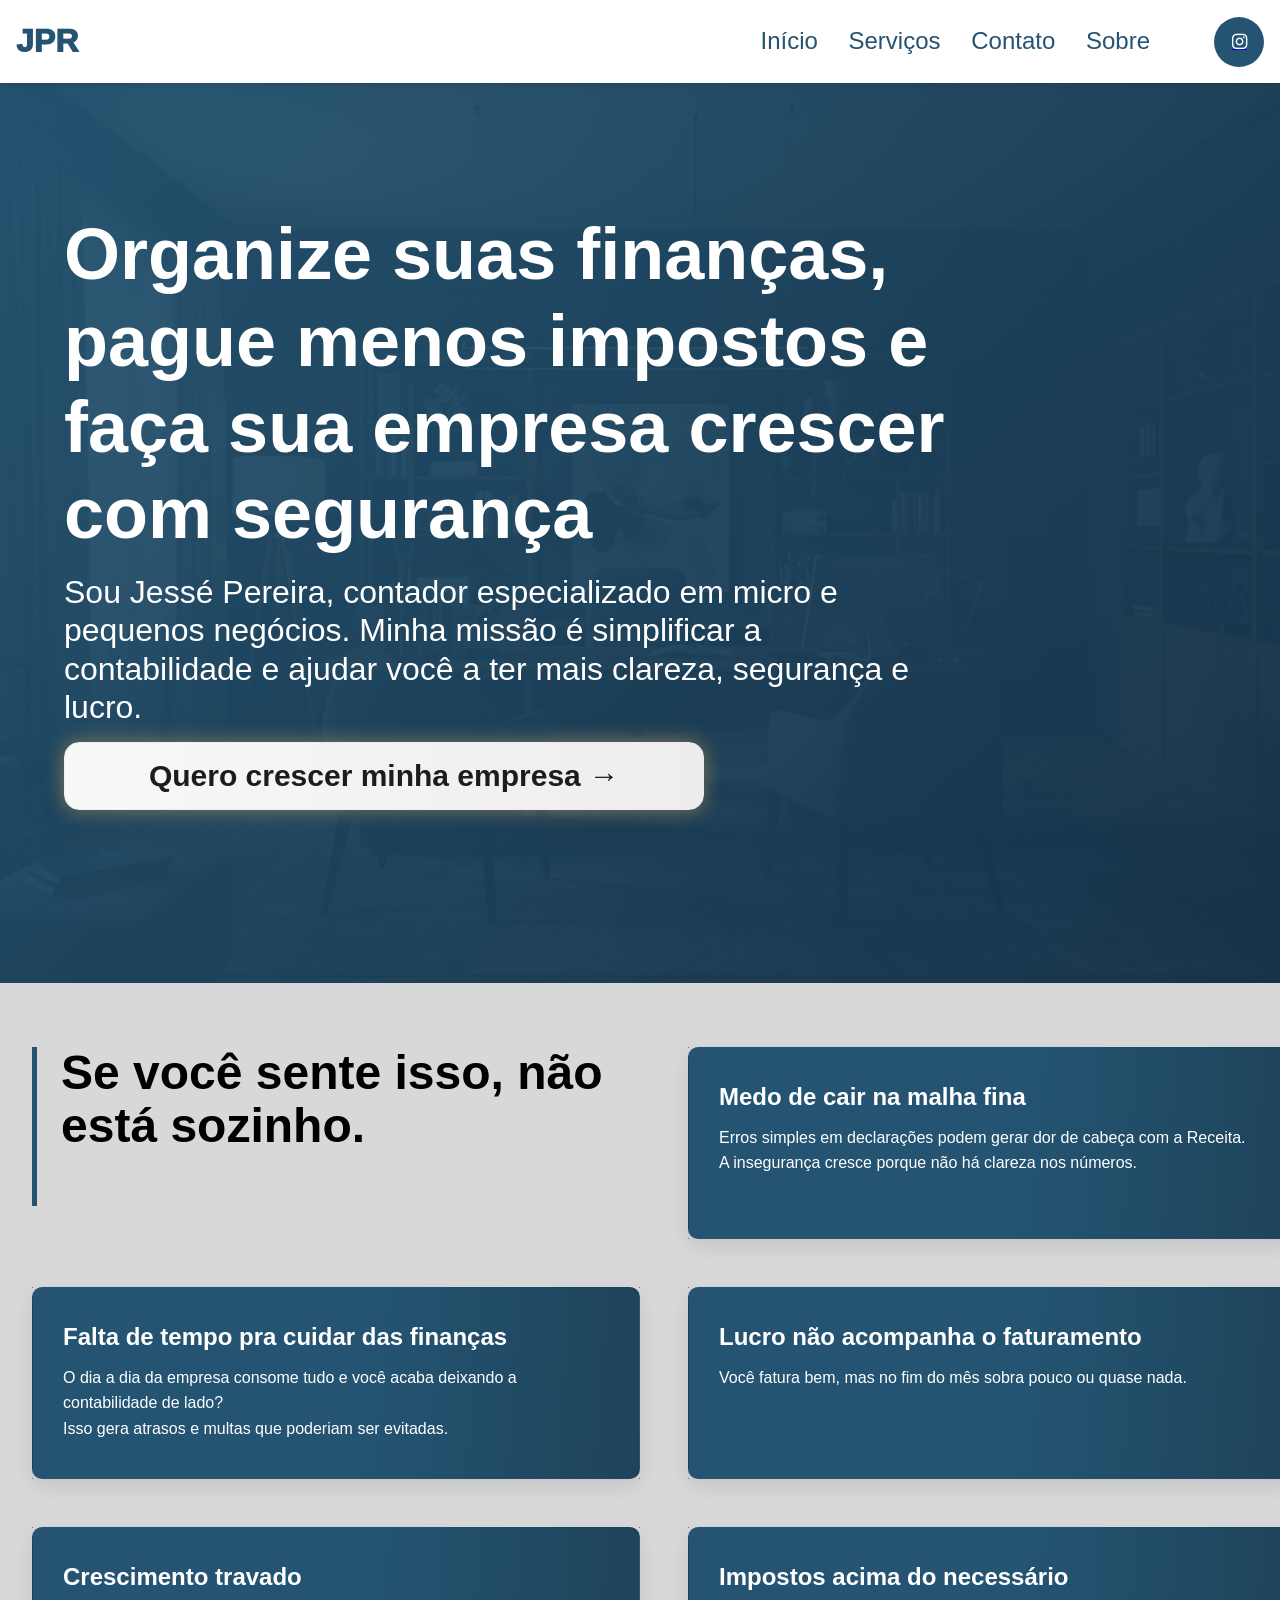
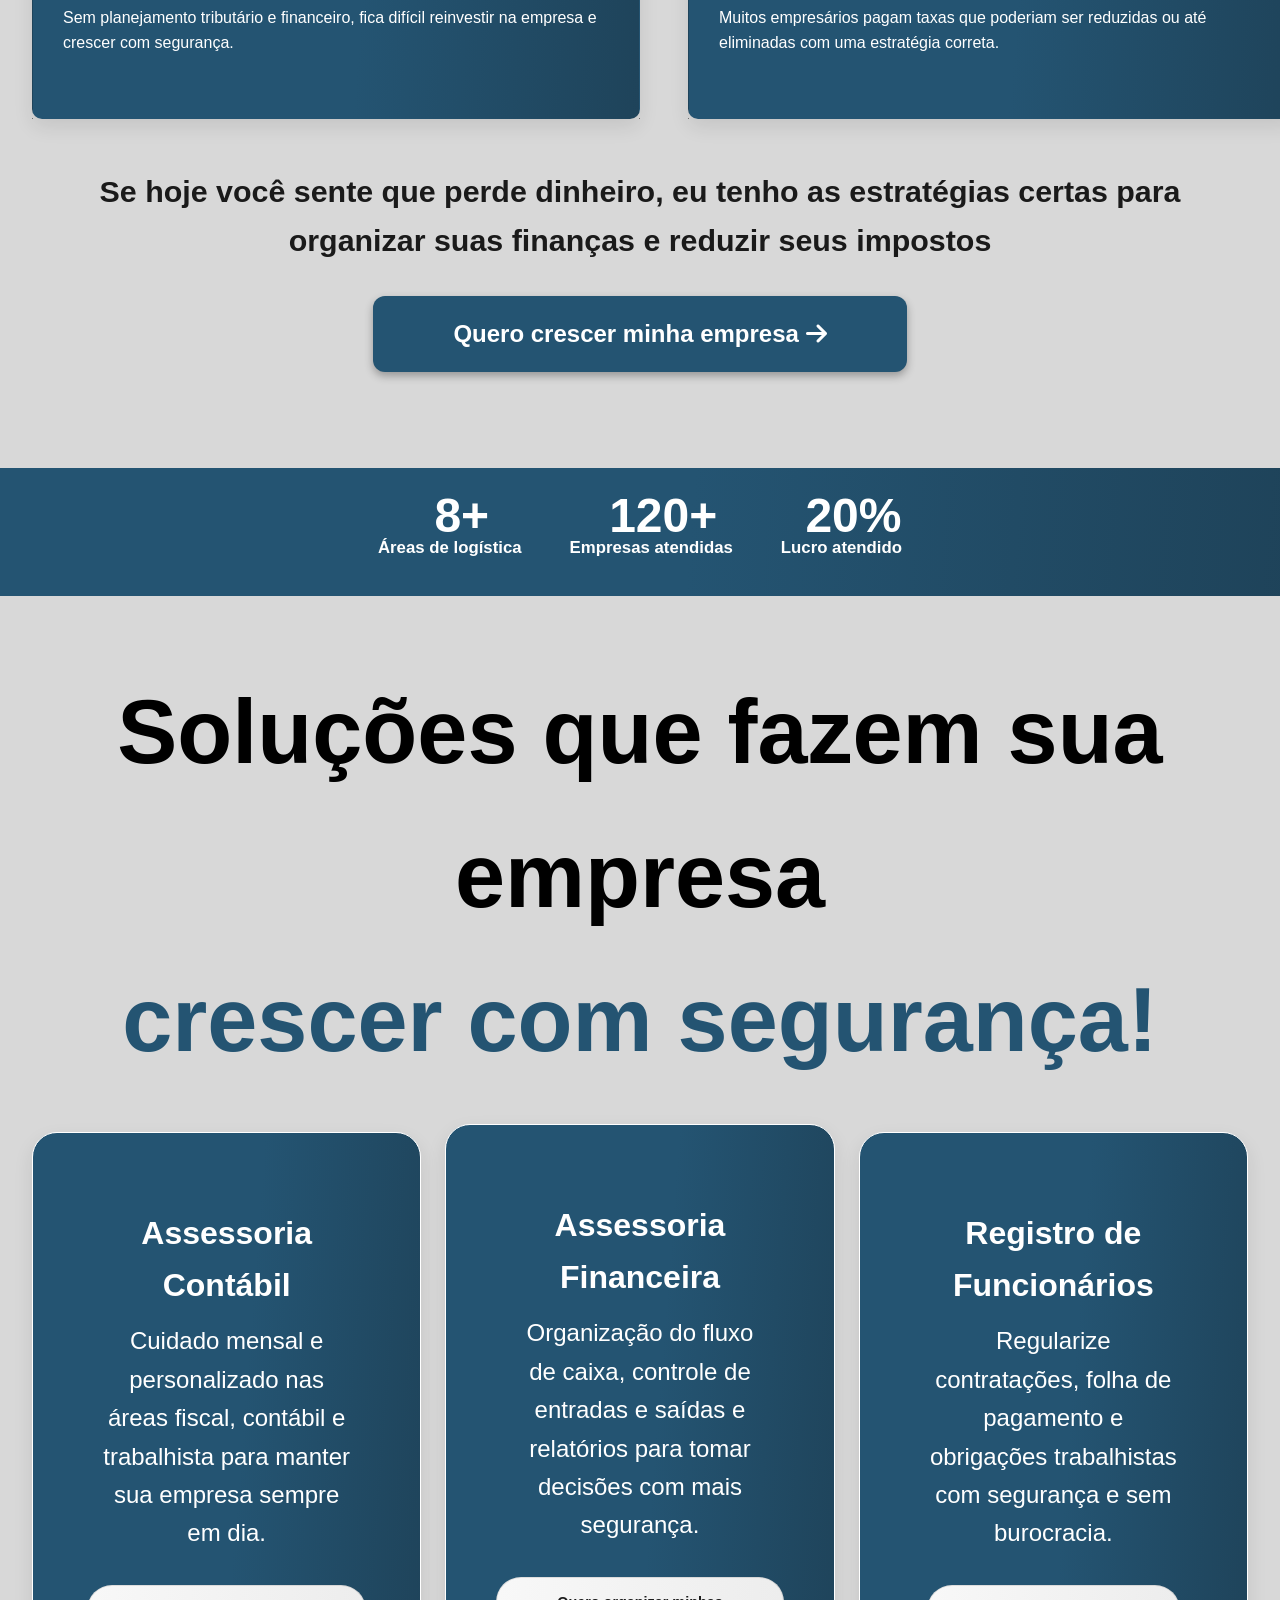
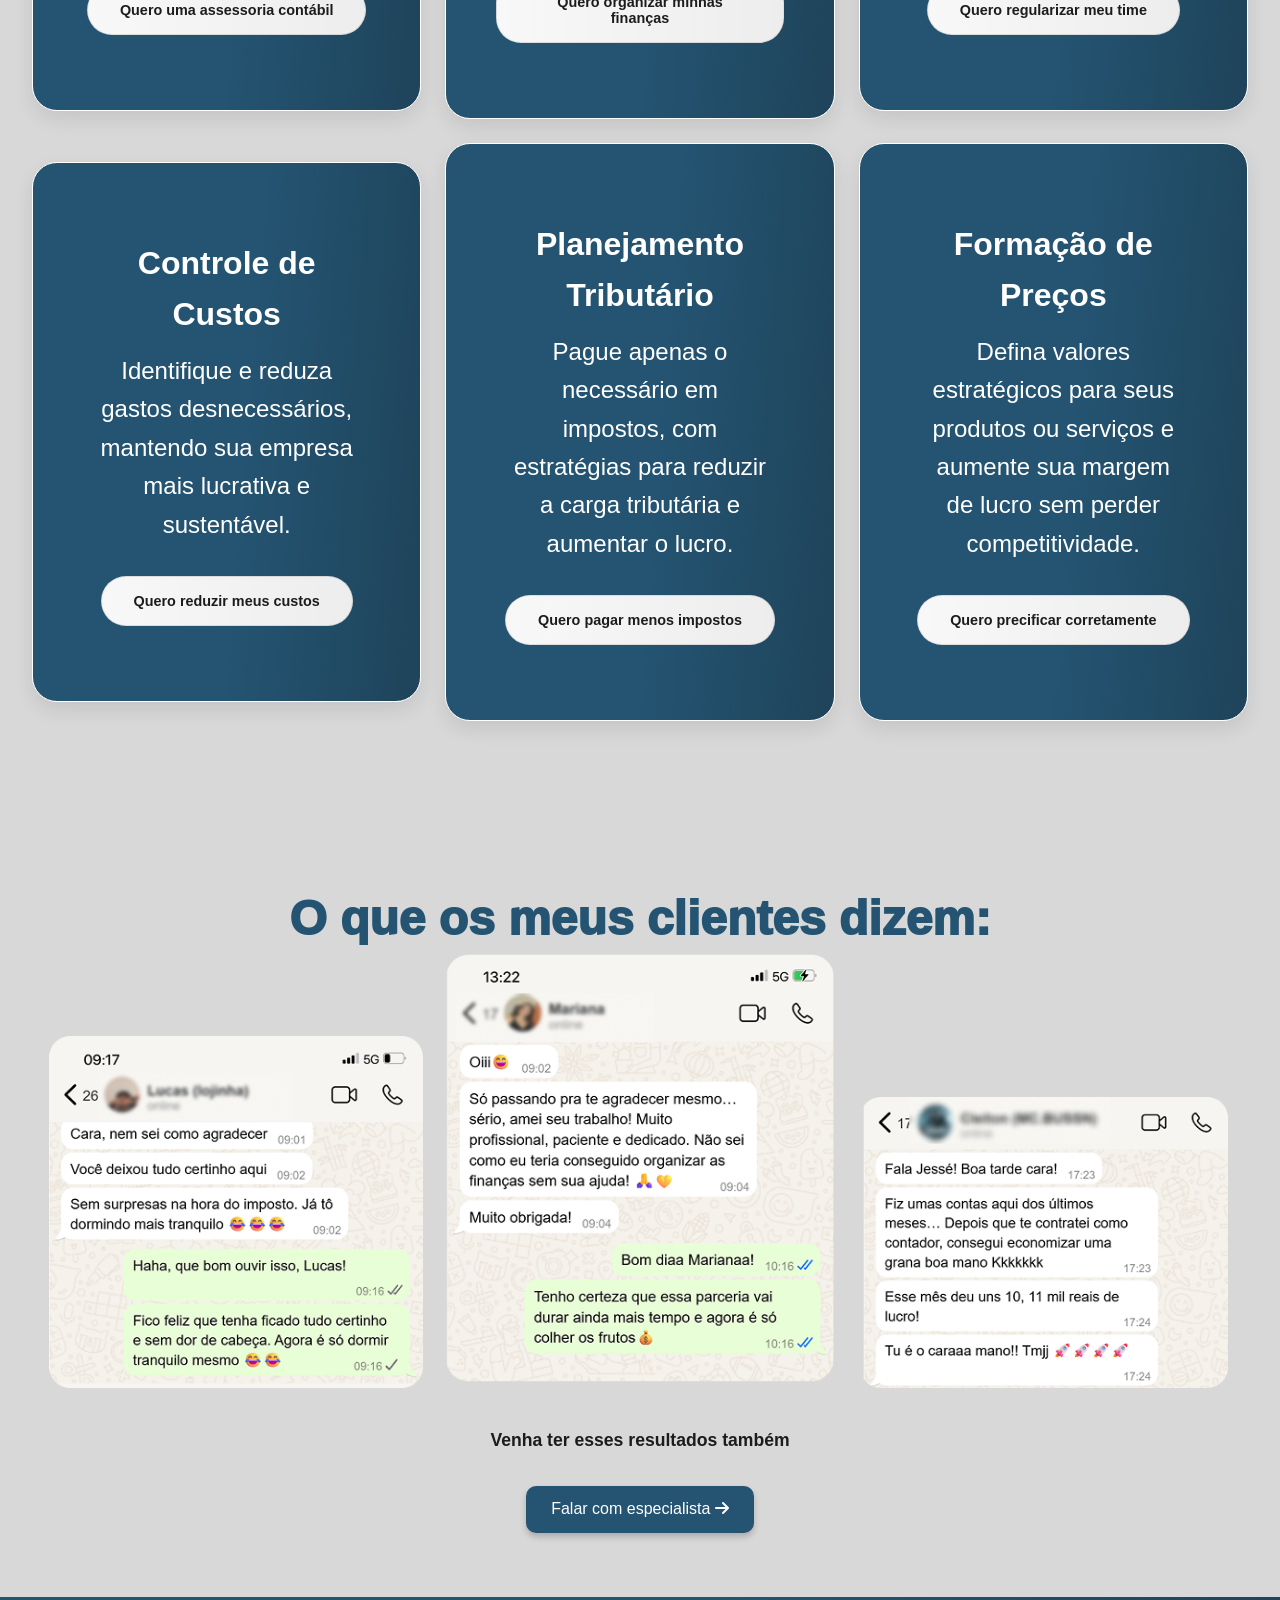
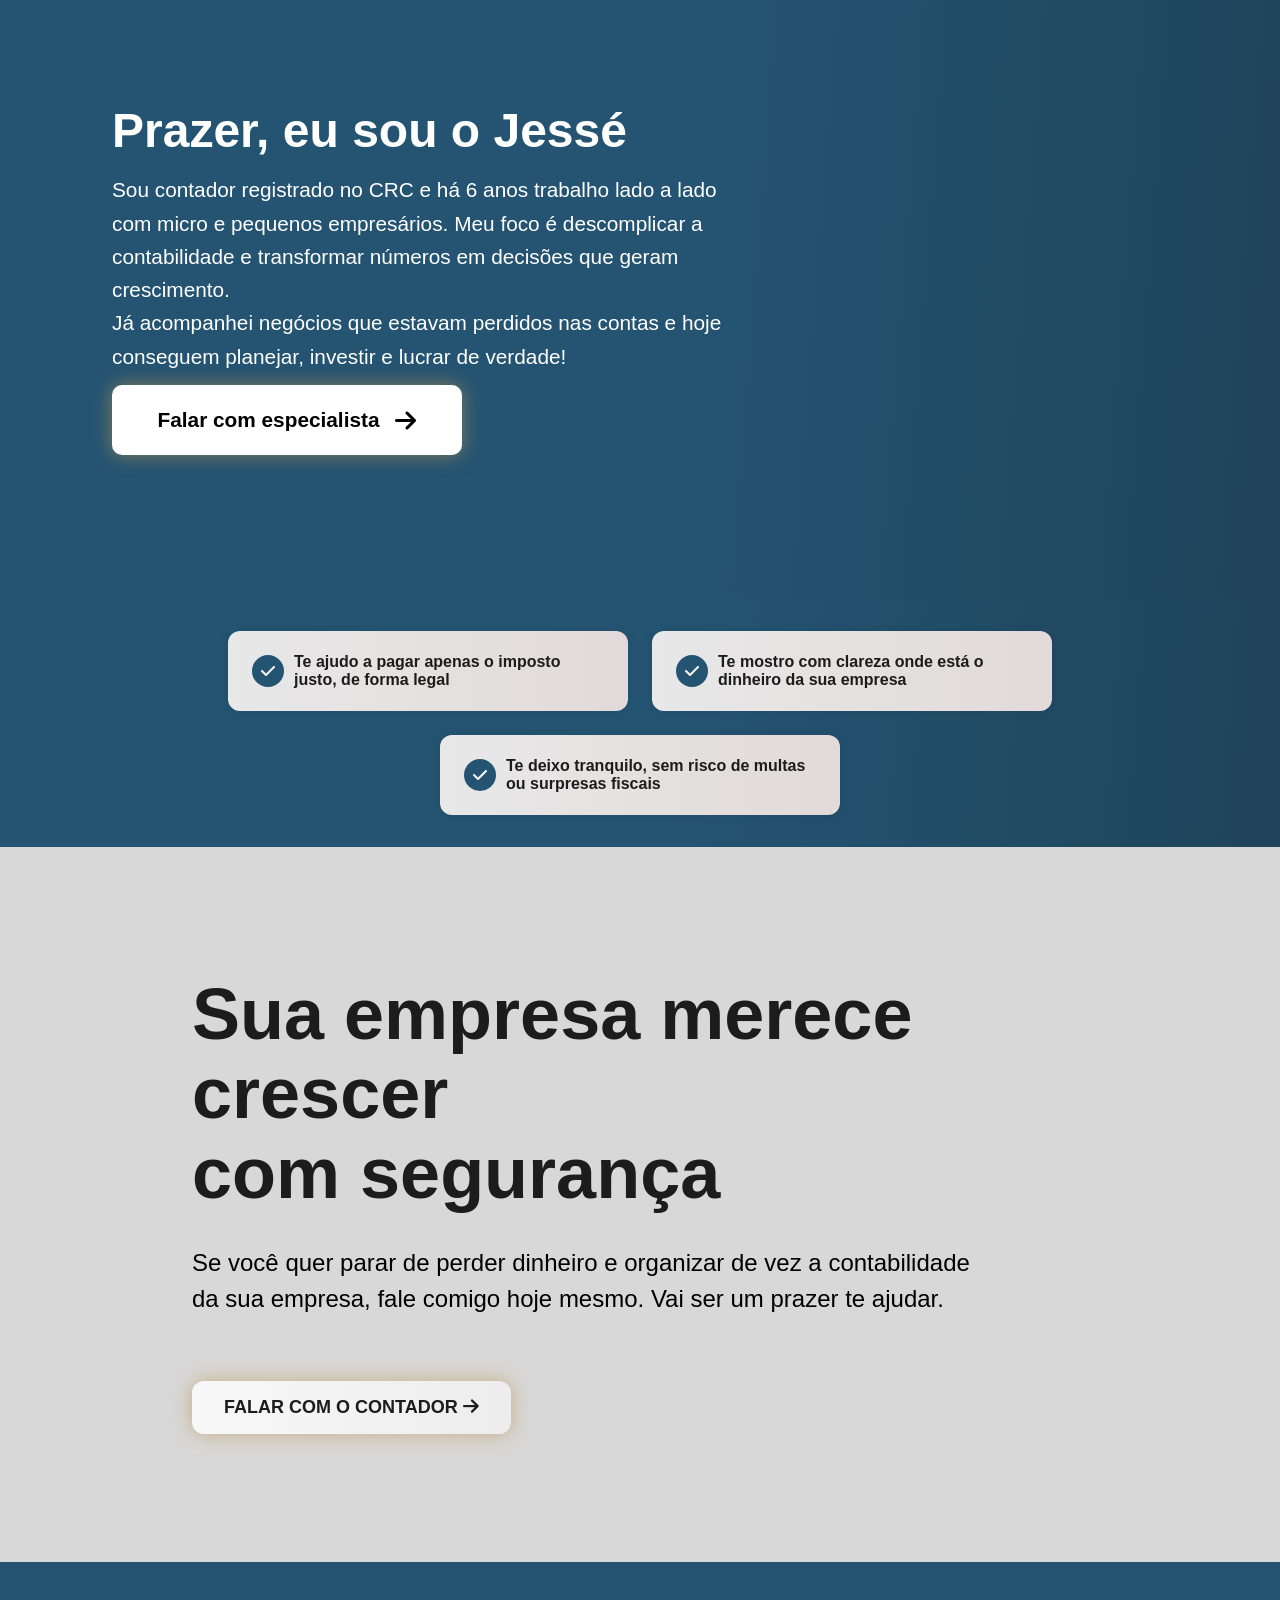
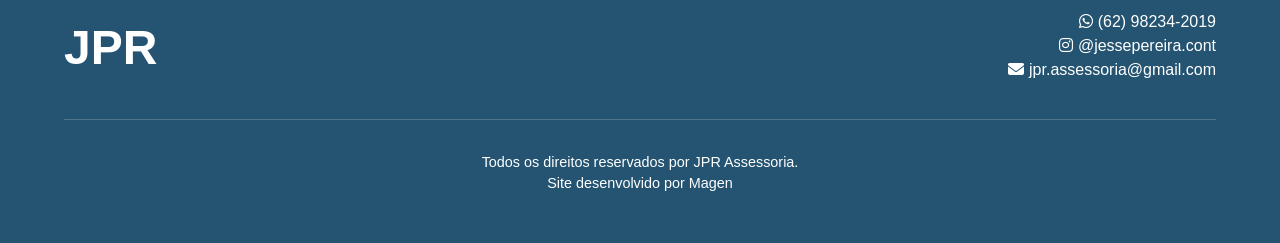
<file: index.html>
<!DOCTYPE html>
<html lang="pt-BR">
<head>
  <meta charset="UTF-8" />
  <meta name="viewport" content="width=device-width, initial-scale=1.0" />
  <title>JPR Assessoria Contábil</title>
<link rel="stylesheet" href="https://cdnjs.cloudflare.com/ajax/libs/font-awesome/6.5.2/css/all.min.css">
  <link rel="stylesheet" href="style.css" />
</head>

<body>
  <header id="header">
    <div class="logo">JPR</div>
    <div class="header-right">
      <nav>
        <a href="#inicio">Início</a>
        <a href="#servicos">Serviços</a>
        <a href="#contato">Contato</a>
        <a href="#sobre">Sobre</a>
      </nav>
      <div class="social-media">
        <a href="https://www.instagram.com/jesse_pr_">
          <i class="fa-brands fa-instagram"></i>
        </a>
      </div>
    </div>
  </header>

  <section id="inicio" class="hero">
    <h1>Organize suas finanças, pague menos impostos e faça sua empresa crescer com segurança</h1>
    <p>Sou Jessé Pereira, contador especializado em micro e pequenos negócios. Minha missão é simplificar a contabilidade e ajudar você a ter mais clareza, segurança e lucro.</p>
    <button class="wa-trigger" data-message="Olá, estou querendo crescer minha empresa.">
      Quero crescer minha empresa →
    </button>
  </section>

  <section class="dores">
    <div class="dores-container">
      <h2 class="dores-h2container">Se você sente isso, não está sozinho. <br><br></h2>

      <div class="card1">
        <h2 class="cardh2">Medo de cair na malha fina</h2>
        <p>Erros simples em declarações podem gerar dor de cabeça com a Receita. <br>A insegurança cresce porque não há clareza nos números.</p>
      </div>

      <div class="card1">
        <h2 class="cardh2">Falta de tempo pra cuidar das finanças</h2>
        <p>O dia a dia da empresa consome tudo e você acaba deixando a contabilidade de lado? <br>Isso gera atrasos e multas que poderiam ser evitadas.</p>
      </div>

      <div class="card1">
        <h2 class="cardh2">Lucro não acompanha o faturamento</h2>
        <p>Você fatura bem, mas no fim do mês sobra pouco ou quase nada.</p>
      </div>

      <div class="card1">
        <h2 class="cardh2">Crescimento travado</h2>
        <p>Sem planejamento tributário e financeiro, fica difícil reinvestir na empresa e crescer com segurança.</p>
      </div>

      <div class="card1">
        <h2 class="cardh2">Impostos acima do necessário</h2>
        <p>Muitos empresários pagam taxas que poderiam ser reduzidas ou até eliminadas com uma estratégia correta.</p>
      </div>
    </div>
    <div class="text">Se hoje você sente que perde dinheiro, eu tenho as estratégias certas para <br>organizar suas finanças e reduzir seus impostos</div>
    <button class="wa-trigger" data-message="Olá, quero crescer minha empresa.">
      Quero crescer minha empresa <i class="fa-solid fa-arrow-right"></i>
    </button>
  </section>

  <section class="metricas">
    <div class="estatistica">
      <div class="numero">8+</div>
      <div class="legenda">Áreas de logística</div>
    </div>
    <div class="estatistica">
      <div class="numero">120+</div>
      <div class="legenda">Empresas atendidas</div>
    </div>
    <div class="estatistica">
      <div class="numero">20%</div>
      <div class="legenda">Lucro atendido</div>
    </div>
  </section>

  <section id="servicos">
    <div><h1 class="h2serio">Soluções que fazem sua empresa <br> <span class="textbunitin">crescer com segurança!</span></h1></div>
    <div class="servicos-grid">
      <div class="servico">
        <h2>Assessoria Contábil</h2>
        <p>Cuidado mensal e personalizado nas áreas fiscal, contábil e trabalhista para manter sua empresa sempre em dia.</p>
        <button class="wa-trigger" data-message="Olá, quero uma assessoria contábil.">Quero uma assessoria contábil</button>
      </div>

      <div class="servico">
        <h2>Assessoria Financeira</h2>
        <p>Organização do fluxo de caixa, controle de entradas e saídas e relatórios para tomar decisões com mais segurança.</p>
        <button class="wa-trigger" data-message="Olá, quero organizar minhas finanças.">Quero organizar minhas finanças</button>
      </div>

      <div class="servico">
        <h2>Registro de Funcionários</h2>
        <p>Regularize contratações, folha de pagamento e obrigações trabalhistas com segurança e sem burocracia.</p>
        <button class="wa-trigger" data-message="Olá, quero regularizar meu time.">Quero regularizar meu time</button>
      </div>

      <div class="servico">
        <h2>Controle de Custos</h2>
        <p>Identifique e reduza gastos desnecessários, mantendo sua empresa mais lucrativa e sustentável.</p>
        <button class="wa-trigger" data-message="Olá, quero reduzir meus custos.">Quero reduzir meus custos</button>
      </div>

      <div class="servico">
        <h2>Planejamento Tributário</h2>
        <p>Pague apenas o necessário em impostos, com estratégias para reduzir a carga tributária e aumentar o lucro.</p>
        <button class="wa-trigger" data-message="Olá, quero pagar menos impostos.">Quero pagar menos impostos</button>
      </div>

      <div class="servico">
        <h2>Formação de Preços</h2>
        <p>Defina valores estratégicos para seus produtos ou serviços e aumente sua margem de lucro sem perder competitividade.</p>
        <button class="wa-trigger" data-message="Olá, quero precificar corretamente.">Quero precificar corretamente</button>
      </div>
    </div>
  </section>

  <section class="depoimentos">
    <h1>O que os meus clientes dizem:</h1>
    <div class="imgs">
      <div class="card card--h380">
        <img src="conv1.png" alt="Depoimento 1">
      </div>
      <div class="card card--center card--h444">
        <img src="conv2.png" alt="Depoimento 2">
      </div>
      <div class="card card--h319">
        <img src="conv3.png" alt="Depoimento 3">
      </div>
    </div>
    <h2 class="h2dp">Venha ter esses resultados também</h2>
    <button class="wa-trigger btn-dp" data-message="Olá, quero falar com especialista">
      Falar com especialista <i class="fa-solid fa-arrow-right"></i>
    </button>
  </section>

  <section id="sobre">
    <h2>Prazer, eu sou o Jessé</h2>
    <p>Sou contador registrado no CRC e há 6 anos trabalho lado a lado com micro e pequenos empresários. Meu foco é descomplicar a contabilidade e transformar números em decisões que geram crescimento.<br>
    Já acompanhei negócios que estavam perdidos nas contas e hoje conseguem planejar, investir e lucrar de verdade!</p>
    <button class="wa-trigger btn-sobre" data-message="Olá, quero falar com especialista">
      Falar com especialista <i class="fa-solid fa-arrow-right"></i>
    </button>
  </section>

  <div class="btns">
    <button class="wa-trigger btnsbeauty" data-message="Olá, quero entender como pagar apenas o imposto justo.">
      <i class="fa-solid fa-check"></i> Te ajudo a pagar apenas o imposto justo, de forma legal
    </button>
    <button class="wa-trigger btnsbeauty" data-message="Olá, quero entender melhor onde está o dinheiro da minha empresa.">
      <i class="fa-solid fa-check"></i> Te mostro com clareza onde está o dinheiro da sua empresa
    </button>
    <button class="wa-trigger btnsbeauty" data-message="Olá, quero ficar tranquilo com minhas obrigações fiscais.">
      <i class="fa-solid fa-check"></i> Te deixo tranquilo, sem risco de multas ou surpresas fiscais
    </button>
  </div>

  <section class="cta-final">
    <h2>Sua empresa merece crescer<br>com segurança</h2>
    <p>Se você quer parar de perder dinheiro e organizar de vez a contabilidade <br>da sua empresa, fale comigo hoje mesmo. Vai ser um prazer te ajudar.</p>
    <button class="wa-trigger btn-cta" data-message="Olá, quero falar com o contador.">
      FALAR COM O CONTADOR <i class="fa-solid fa-arrow-right"></i>
    </button>
  </section>

  <footer id="contato">
    <div class="footer-top">
      <div class="logfot">JPR</div>
      <div class="contatos-fot">
        <p><i class="fa-brands fa-whatsapp"></i>(62) 98234-2019</p>
        <p><i class="fa-brands fa-instagram"></i>@jessepereira.cont</p>
        <p><i class="fa-solid fa-envelope"></i>jpr.assessoria@gmail.com</p>
      </div>
    </div>
    <div class="foot-bottom">
      <p>Todos os direitos reservados por JPR Assessoria. <br>Site desenvolvido por Magen</p>
    </div>
  </footer>

  <a id="wa-button"
     href="https://wa.me/5561998651260?text=Olá%2C%20gostaria%20de%20saber%20mais"
     target="_blank"
     style="display:none;">WhatsApp</a>

  <script>
    (function () {
      const phone = '5561998651260';
      const defaultText = 'Olá, gostaria de saber mais sobre os serviços de contabilidade.';
      const waButton = document.getElementById('wa-button');

      if (!waButton) return;

      function setWaHref(text) {
        const encoded = encodeURIComponent(text);
        waButton.href = `https://wa.me/${phone}?text=${encoded}`;
      }

      setWaHref(defaultText);

      document.querySelectorAll('.wa-trigger').forEach(btn => {
        btn.addEventListener('click', e => {
          e.preventDefault();
          const msg = btn.dataset.message || defaultText;
          const fullMsg = `${msg}\n\nPágina: ${location.href}`;
          setWaHref(fullMsg);
          window.open(waButton.href, '_blank');
        });
      });
    })();
  </script>

</body>
</html>
</file>
<file: style.css>
*{
  margin: 0;
  padding: 0;
  box-sizing: border-box;
}

body {
font-family: 'Inter', sans-serif;
line-height: 1.6;
color: #1a1a1a;
background: #f5f5f5;

}

header {
  font-size: 2rem;
  font-family: 'Inter', sans-serif;
  font-weight: bolder;
  background: #fff;
  padding: 1rem 1rem;
  display: flex;
  justify-content: space-between;
  align-items: center;
  position: sticky;
  top: 0;
  z-index: 100;
  box-shadow: 0 2px 5px rgba(0, 0, 0, 0.1);
}

header .logo{
  font-size: 2rem;
  font-weight: 1000;
  color: #245472;
  font-family: 'Inter', sans-serif;

}

.header-right {
  display: flex;
  align-items: center;
  font-weight: 900;
  font-size: 1.5rem;
}

nav{
  margin-right: 2.5rem;
}


.social-media a{
  margin-left: 1.5rem;
  background-color: #245472;
  width: 50px;
  height: 50px;
  display: inline-flex;
  justify-content: center;
  align-items: center;
  border-radius: 50%;
}

.social-media a + a { 
    margin-left: 1.5rem;
}

.social-media a i{
  font-size: 1.1rem;
  color: #FFf;
}

nav a{
  margin-left: 1.5rem;
  text-decoration: none;
  color: #245472;
  font-weight: 500;
}

nav a:hover {
  color: #ff5733;
}

.hero {
  height: 100vh;
  justify-content: flex-start;
  background-image: linear-gradient(135deg,rgba(36, 84, 114, 0.95),rgba(22, 51, 74, 0.95)), url('Headline.png');
  background-size: cover;
  background-position: center;
  background-repeat: no-repeat;
  color: #fff;
  display: flex;
  flex-direction: column;
  text-align: left;
  line-height: 1.2;
  padding: 2rem 5%;
  padding-top: 8rem;
  padding-bottom: 5rem;
  overflow: visible;
  }

.hero h1 {
    font-size: 4.5rem;
    max-width: 60rem;
}

.hero p {
  font-weight: inherit;
    margin: 1rem 0;
    max-width: 55rem;
    font-size: 2rem;
}

.hero button {
  text-align: center;
  padding: 1rem;
  border: 1px #EDEDED;
  border-radius: 15px;
  background: linear-gradient(90deg, #F8F8F8 0%, #EDEDED 100%);
  color: #1C1C1C;
  border: 1px solid #EDEDED;
  font-weight: 600;
  font-size: 30px;
  cursor: pointer;
  transition: 1s;
  max-width: 40rem;
  box-shadow: 0px 0px 19.4px 0px #BC954EA3;
}

.hero button:hover {
  background: #fff;
  border: 1px #EDEDED;
  transform: scale(1.05);
  box-shadow: #fffead;
  padding: 1.5rem;
}

.dores {
  background: #d8d8d8;
  text-align: left;
  padding: 4rem 0;
  margin: 0;
}

.dores-container{
  max-width: 1280px; 
  margin: 0 auto;    
  padding: 0 2rem;
  display: grid;
  grid-template-columns: 1.3fr 1.7fr;
  gap: 3rem;
  align-items: start;
}

.dores-h2container{
  font-size: 3rem;
  font-weight: 800;
  color: #000;
  margin-bottom: 0;
  max-width: 800px;
  border-left: 5px solid #245472;
  padding-left: 1.5rem;
  line-height: 1.1;
  align-self: start;
}

.dores-container .card:nth-child(2) {
    grid-column: 1 / 2; 
    grid-row: 2 / 3;    
}

.dores-container .card:nth-child(3) {
    grid-column: 1 / 2; 
    grid-row: 3 / 4;    
}

.dores-container .card:nth-child(4) {
    grid-column: 2 / 3;
    grid-row: 1 / 2;
}


.dores-container .card:nth-child(5) {
    grid-column: 2 / 3;
    grid-row: 2 / 3; 
}

.dores-container .card:nth-child(6) {
    grid-column: 2 / 3;
    grid-row: 3 / 4;   
}

.card:nth-child(1){
  grid-row: 1/2;
  grid-column: 2/3;
}

.card:nth-child(2){
  grid-row: 1/2;
  grid-column: 3/4;
}

.card1{
  align-items: center;
  background: linear-gradient(94.45deg, #245472 53.87%, #182F3D 156.97%);
  color: #fff;
  padding: 1.875rem;
  gap: 0.625rem;
  border-radius: 10px;
  border: 1px solid;
  border-image-source: linear-gradient(116.86deg, #3C3C3C 1.46%, rgba(102, 102, 102, 0.46) 98.54%);
  min-width: 38rem;
  min-height: 12rem;
  box-shadow: 0 8px 20px rgba(0,0,0,0.09);
  overflow: hidden;
  transition: transform 0.25s ease, box-shadow 0.25s ease;
}

.card1:hover{
  transform: translateY(-8px) scale(1.035);
  box-shadow: 0 16px 40px rgba(0,0,0,0.14);
}
  .dores .cards{
  display: grid;
  grid-template-columns: 1fr 1fr;
  gap: 1rem;
  margin: 0;
  grid-auto-rows: 1fr;
}


.dores .cardh2{
  color: #fff;
  font-size: 1.5rem;
  font-weight: 700;
  margin-top: 0;
  margin-bottom: 0.5rem;
}

.dores .text{
  margin-top: 3rem;
  text-align: center;
  font-weight: 700;
  font-size: 1.9rem;
  margin-bottom: 0;
}

.dores button{
  background: #245472 ;
  color: #fff;
  border: none;
  border-radius: 12px;
  display: block;
  margin: 2rem auto;
  padding: 1.5rem 5rem;
  gap: 10px;
  font-weight: bold;
  font-size: 1.5rem;
  max-width: fit-content;
  box-shadow: 0 4px 8px rgba(0, 0, 0, 0.3);
  margin-top: 2rem;
  transition: all 0.3s ease;
  cursor: pointer;
}

.dores button:hover{
    background: #245472;
  transform: translateY(-2px);
}

.metricas {
  background: linear-gradient(94.45deg, #245472 53.87%, #182F3D 156.97%);
  color: #fff;
  display: flex;
  justify-content: center;
  gap: 3rem;
  padding: 2rem;
  line-height: 2rem;
  text-align: center;
  font-family: 'poppins', sans-serif;
  font-weight: bold;
  font-size: 1.05rem;
}

.numero{
  font-size: 48px;
  font-weight: bold;
  margin-left: 1.5rem;
  margin-bottom: 0;
  color: #FFFFFF;
}

#servicos {
  background: #d8d8d8;  
  padding: 4rem 2rem;
  text-align: center;
  justify-content: center;
  color: #000;
}

.h2serio{
font-size: 90px;
}

.textbunitin{
  margin: auto a;
  color: #245472
}

.servicos-grid {
  display: grid;
  grid-template-columns: repeat(3, 1fr);
  gap: 1.5rem;
  max-width: 1280px;
  min-width: 400px;
  min-height: 430px;
  margin: 2rem auto;
  align-items: center;
  justify-items: center;
}

.servico {
  align-items: center;
  background: linear-gradient(94.45deg, #245472 53.87%, #182F3D 156.97%);
  color: #FFf;
  border-radius: 25px;
  border: 1px solid;
  width: auto;
  height: auto;
  gap: 1.938rem;
  padding: 75px 50px 75px 50px;
  text-align: center;
  box-shadow: 0 8px 20px rgba(0,0,0,0.09);
  overflow: hidden;
  transition: transform 0.25s ease, box-shadow 0.25s ease;
}

.servico:hover{
  transform: translateY(-8px) scale(1.035);
  box-shadow: 0 16px 40px rgba(0,0,0,0.14);
}

.servico h2{
  width: auto;
  height: 50px;
  margin-bottom: 1rem;
  color: #FFFFFF;
  font-weight: 700;
  font-size: 2rem;
}

.servico p{
  margin-top: 3rem;
  text-align: center;
  font-weight: 500;
  font-size: 1.5rem;
  padding: 1rem;
}

.servico button{
  display: flex;
  font-weight: bolder;
  font-size: .9rem;
  padding: 16px 32px;
  border: 1px solid rgba(0, 0, 0, 0.1);
  border-radius: 25px;
  background: linear-gradient(90deg, #F8F8F8 0%, #EDEDED 100%);
  color:#1C1C1C;
  align-items: center;
  justify-content: center;
  cursor: pointer;
  gap: 10px;
  width: fit-content;
  margin-left: auto;
  margin-right: auto;
  margin-top: 1rem;
}

#sobre {
 background: #245472;
 color: #FFf;
 padding: 4rem 2rem;
 text-align: center;
}


#sobre button {
  font-weight: bold;
  padding: 0.5rem;
  border: rgba(0, 0, 0, 0.1);
  border-radius: 10px;
  margin-top: 1rem;
  background: #fff;
  color: #000
}

#sobre button:hover {
  background: #fff;
  transform: scale(1.05);
}

.depoimentos {
  background: #d8d8d8;
  color: #245472;
  padding: 4rem 2rem;
  text-align: center;
}

.depoimentos h1{
  font-size: 3rem;
  font-weight: 1000;
}

.imgs{
  display: flex;
  justify-content: center;
  align-items: flex-end;
  margin-bottom: 1.5rem;
  flex-wrap: wrap;
}

.card {
  width: 404px;
  background: #d8d8d8;
  border-radius: 20px;
  display: flex;
  justify-content: center;
  align-items: center;
  padding: 14px;
  overflow: hidden;
  transition: transform 0.25s ease, box-shadow 0.25s ease;
}

.card--h380 { height: 380px; }
.card--h444 { height: 444px; }
.card--h319 { height: 319px; }

.card--center {
  transform: translateY(-12px) scale(1.03);
}

.card img {
  width: 100%;
  height: 100%;
  object-fit: contain; 
  border-radius: 12px; 
  display: block;
}

.card:hover {
  transform: translateY(-8px) scale(1.035);
}

.h2dp{
  color: #1C1C1C;
  font-size: 1.1rem;
}

.btn-dp {

  margin-top: 2rem;
  background-color: #245472;
  color: #fff;
  padding: .9rem 1.6rem;
  border: none;
  border-radius: 10px;
  font-size: 1rem;
  cursor: pointer;
  transition: all 0.3s ease;
  box-shadow: 0 4px 6px rgba(0, 0, 0, 0.2);
}

.btn-dp:hover {
  background-color: #1c3e59;
  transform: translateY(-2px);
}

@media (max-width: 1100px){
  .imgs { gap: 20px; }
  .card { width: 320px; }
  .card--h380 { height: 300px; }
  .card--h444 { height: 350px; }
  .card--h319 { height: 250px; }
}

@media (max-width: 700px){
  .imgs { flex-direction: column; align-items: center; }
  .card, .card--center { transform: none; scale: 1; width: 86%; height: auto; }
  .card img { width: 100%; height: auto; object-fit: cover; }
}


#sobre {
    background: linear-gradient(94.45deg, #245472 53.87%, #182F3D 156.97%);
    color: linear-gradient(0deg, #F8F8F8, #F8F8F8), linear-gradient(0deg, rgba(0, 0, 0, 0.2), rgba(0, 0, 0, 0.2));
    padding: 6rem 2rem; 
    display: flex;
    flex-direction: column;
    margin: 0 auto;
}

#sobre h2 {
  align-items: start;
  justify-content: start;
  text-align: left;
  width: 640px;
  height: 50px;
    font-size: 3rem;
    font-weight: 700;
    margin-bottom: 0.5rem;
    margin-left: 5rem;
}

#sobre p {
  margin-top: 1.4rem;
  margin-bottom: 2.5rem;
  width: 640px;
  height: 156px;
  text-align: left;
    margin-left: 5rem;
    max-width: 640px; 
    font-size: 1.3rem;
    line-height: 1.6;
}

.btn-sobre {
  display: inline-flex;
    justify-content: center;
    align-items: center;
    background: linear-gradient(90deg, #F8F8F8 0%, #EDEDED 100%); 
    color: #1c1c1c; 
    font-weight: bold;
    font-size: 1.3rem;
    padding: 1rem 2rem;
    border-radius: 12px;
    border: none;
    cursor: pointer;
    box-shadow: 0px 0px 19.4px 0px #BC954EA3;
    transition: all 0.3s ease;
    margin-top: 1rem;
    margin-bottom: 3rem;
    margin-left: 5rem;
    width: 350px;
    height: 70px;
    text-decoration: none;
}

.btn-sobre i{
  margin-left: 1rem;
  font-size: 1.5rem;
  font-weight: bold;
}

.btn-sobre:hover {
  transform: translateY(-3px);
}

.btns{
  background: linear-gradient(94.45deg, #245472 53.87%, #182F3D 156.97%);
  color: #FFF;
  display: flex;
  justify-content: center;
  align-items: center;
  border: none;
  gap: 1.5rem;
  flex-wrap: wrap;
  padding: 2rem;
}

.btnsbeauty{
  background: linear-gradient(90deg, #E8E8E8 0%, #E2DADA 100%);
  color: #1C1C1C;
  font-weight: 600;
  font-size: 1rem;
  border-radius: 12px;
  border: none;
  border-image-source: linear-gradient(137.38deg, #FFFEFE -7.22%, #666666 113.03%);
  padding: 1rem 1.5rem;
  box-shadow: 0px 0px 10px rgba(0, 0, 0, 0.1);
  width: 25rem;
  height: 5rem;
  text-align: left;
  display: flex;
  align-items: center;
}

.btnsbeauty i{
  background: #245472;
  color: #FFF;
  border-radius: 50%;
  padding: 1rem;
  margin-right: 10px;
  font-size: 1rem;
  display: flex;
  align-items: center;
  justify-content: center;
  width: 25px;
  height: 25px;
}

.cta-final {
  background: #d8d8d8;
  color: #1c1c1c;
  text-align: start;
  padding: 8rem 12rem;
}

.cta-final h2 {
  font-family: 'Poppins', sans-serif;
  font-size: 4.5rem;
  font-weight: 800;
  line-height: 1.1;
  margin-bottom: 2rem;
  color: #1c1c1c;
}

.cta-final p{
  font-family: 'Poppins', sans-serif;
  font-weight: 500;
  font-size: 1.5rem;
  color: #000;
  max-width: 800px;
  line-height: 1.5;
  margin-bottom: 3rem;
}

.cta-final .btn-cta {
  display: inline-block;
  margin-top: 1rem;
  border: none;
  border-radius: 12px;
  padding: 1rem 2rem;
  background: linear-gradient(90deg, #F8F8F8 0%, #EDEDED 100%);
  color: #1c1c1c;
  font-weight: 750;
  font-size: large;
  text-decoration: none;
  transition: all 0.3s ease;
  box-shadow: 0px 0px 19.4px 0px #BC954EA3;
}

.cta-final .btn-cta:hover {
  transform: translateY(-3px);
  box-shadow: 0px 0px 25px 0px #BC954EA3;
}

footer {
  background: #245472;
  color: #fff;
  padding: 3rem 5%;
  display: flex;
  flex-direction: column;
  text-align: center;
}

.footer-top{
  display: flex;
  justify-content: space-between;
  align-items: flex-start;
  border-bottom: 1px solid rgba(255, 255, 255, 0.2);
  padding-bottom: 2rem;
  margin-bottom: 2rem;
}
.logfot{
  font-size: 3rem;
  font-weight: bold;
}

.contatos-fot{
  text-align: right;
  font-size: 1rem;
  line-height: 1.5;
}

.contatos-fot p{
  margin: 0;
}

.contatos-fot i{
  margin-right: 5px;
  font-size: 1rem;
}

.foot-bottom{
  text-align: center;
  justify-content: center;
  font-size: .9rem;
  line-height: 1.5;
  margin: auto;
}

.foot-bottom p{
margin: 0;
}

.bold{
font-weight: bold;
}
@media (max-width: 768px) {

    header {
        padding: 0.8rem 1.5rem;
        font-size: 1.5rem;
    }
    
    header .logo {
        font-size: 1.5rem;
    }
    
    .header-right {
        display: none; 
    }

    .hero {
        height: auto; 
        padding: 5rem 1.5rem 5rem 1.5rem; 
        padding-top: 5rem;
        padding-bottom: 5rem;
    }

    .hero h1 {
        font-size: 2.5rem;
        max-width: 100%;
    }

    .hero p {
        font-size: 1.2rem;
        max-width: 100%;
    }

    .hero button {
        font-size: 1.2rem;
        padding: 1rem 1.5rem;
        max-width: 100%;
        width: 100%;
    }

    .dores {
        padding: 3rem 0;
    }

    .dores-container {
        grid-template-columns: 1fr; 
        padding: 0 1.5rem;
        gap: 2rem;
    }
    
    .dores-h2container {
        font-size: 2.2rem;
        max-width: 100%;
        border-left: none;
        padding-left: 0;
        text-align: center;
    }

    .dores-container .card,
    .dores-container .card:nth-child(2),
    .dores-container .card:nth-child(3),
    .dores-container .card:nth-child(4),
    .dores-container .card:nth-child(5),
    .dores-container .card:nth-child(6) {
        grid-column: 1 / -1;
        grid-row: auto;
        min-width: 100%;
    }

    .card1 {
        min-width: 100%;
        min-height: auto;
        padding: 1.5rem;
    }

    .dores .cardh2 {
        font-size: 1.3rem;
    }

    .metricas {
        flex-direction: column; 
        gap: 1.5rem;
        padding: 3rem 1.5rem;
    }

    .h2serio {
        font-size: 3rem;
    }
    
    .servicos-grid {
        grid-template-columns: 1fr; 
        margin: 2rem 1.5rem;
        min-height: auto;
    }

    .servico {
        padding: 40px 20px;
    }

    .servico h2 {
        font-size: 1.5rem;
        height: auto;
    }

    .servico p {
        font-size: 1.2rem;
        margin-top: 1rem;
    }

    #sobre {
        padding: 4rem 1.5rem;
        text-align: center;
    }

    #sobre h2, #sobre p, .btn-sobre {
        margin-left: 0; 
        text-align: center;
        width: 100%;
    }
    
    .btn-sobre {
        width: 100%;
        height: auto;
        padding: 1.2rem 1rem;
    }

    .footer-top {
        flex-direction: column; 
        align-items: center;
        text-align: center;
    }

    .logfot {
        margin-bottom: 1rem;
    }

    .contatos-fot {
        text-align: center;
    }

}
</file>
